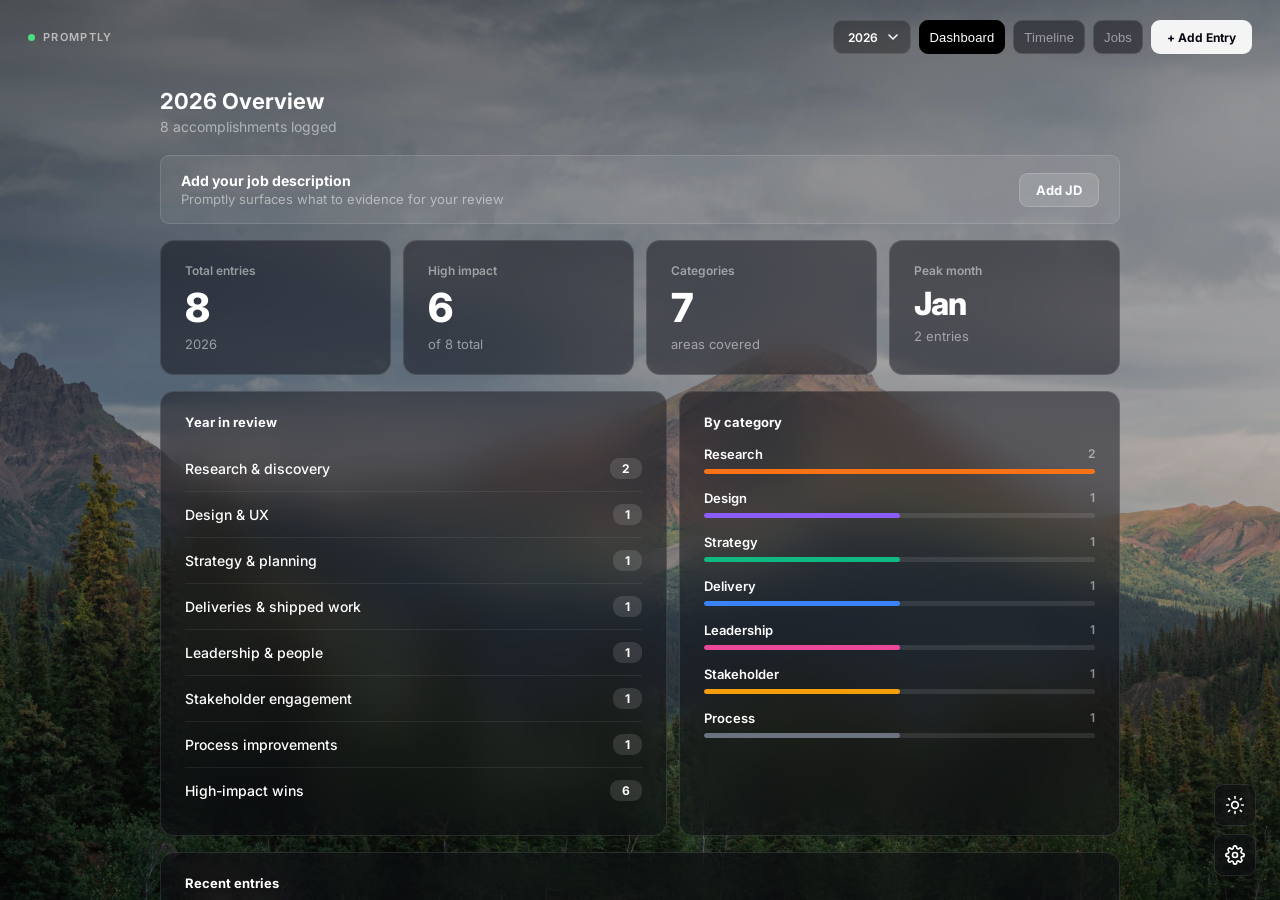
<file: index.html>
<!DOCTYPE html>
<html lang="en">
<head>
  <meta charset="UTF-8">
  <meta name="viewport" content="width=device-width, initial-scale=1.0">
  <title>Promptly</title>
  <link href="https://fonts.googleapis.com/css2?family=Inter:wght@300;400;500;600;700;800&display=swap" rel="stylesheet">
  <link rel="stylesheet" href="style.css">
</head>
<body>

<div id="bg"></div>

<!-- Top bar -->
<div class="topbar">
  <div class="logo">
    <div class="logo-dot"></div>
    Promptly
  </div>
  <div class="topbar-right">
    <select class="year-pill" id="yr" onchange="changeYear(this.value)">
      <option value="2023">2023</option>
      <option value="2024">2024</option>
      <option value="2025">2025</option>
      <option value="2026">2026</option>
      <option value="2027">2027</option>
    </select>
    <button class="icon-btn active" id="ibtn-dashboard" onclick="setView('dashboard')" title="Dashboard" style="font-size:13px;width:auto;padding:0 10px;letter-spacing:0.01em;">Dashboard</button>
    <button class="icon-btn" id="ibtn-timeline" onclick="setView('timeline')" title="Timeline" style="font-size:13px;width:auto;padding:0 10px;letter-spacing:0.01em;">Timeline</button>
    <button class="icon-btn" id="ibtn-jobs" onclick="setView('jobs')" title="Jobs" style="font-size:13px;width:auto;padding:0 10px;letter-spacing:0.01em;">Jobs</button>
    <button class="btn-add-entry" id="btn-add" onclick="openAddEntry()">+ Add Entry</button>
  </div>
</div>

<div id="app"></div>

<!-- Bottom-right controls -->
<div class="corner-btns">
  <button class="corner-btn" id="theme-btn" onclick="toggleTheme()" title="Toggle theme">
    <svg id="theme-icon-sun" xmlns="http://www.w3.org/2000/svg" width="20" height="20" viewBox="0 0 24 24" fill="none" stroke="currentColor" stroke-width="2" stroke-linecap="round" stroke-linejoin="round"><circle cx="12" cy="12" r="4"/><line x1="12" y1="2" x2="12" y2="4"/><line x1="12" y1="20" x2="12" y2="22"/><line x1="4.22" y1="4.22" x2="5.64" y2="5.64"/><line x1="18.36" y1="18.36" x2="19.78" y2="19.78"/><line x1="2" y1="12" x2="4" y2="12"/><line x1="20" y1="12" x2="22" y2="12"/><line x1="4.22" y1="19.78" x2="5.64" y2="18.36"/><line x1="18.36" y1="5.64" x2="19.78" y2="4.22"/></svg>
    <svg id="theme-icon-moon" xmlns="http://www.w3.org/2000/svg" width="20" height="20" viewBox="0 0 24 24" fill="none" stroke="currentColor" stroke-width="2" stroke-linecap="round" stroke-linejoin="round" style="display:none"><path d="M21 12.79A9 9 0 1 1 11.21 3 7 7 0 0 0 21 12.79z"/></svg>
  </button>
  <button class="corner-btn" onclick="openSettings()" title="Settings">
    <svg xmlns="http://www.w3.org/2000/svg" width="20" height="20" viewBox="0 0 24 24" fill="none" stroke="currentColor" stroke-width="2" stroke-linecap="round" stroke-linejoin="round"><circle cx="12" cy="12" r="3"/><path d="M19.4 15a1.65 1.65 0 0 0 .33 1.82l.06.06a2 2 0 0 1-2.83 2.83l-.06-.06a1.65 1.65 0 0 0-1.82-.33 1.65 1.65 0 0 0-1 1.51V21a2 2 0 0 1-4 0v-.09A1.65 1.65 0 0 0 9 19.4a1.65 1.65 0 0 0-1.82.33l-.06.06a2 2 0 0 1-2.83-2.83l.06-.06A1.65 1.65 0 0 0 4.68 15a1.65 1.65 0 0 0-1.51-1H3a2 2 0 0 1 0-4h.09A1.65 1.65 0 0 0 4.6 9a1.65 1.65 0 0 0-.33-1.82l-.06-.06a2 2 0 0 1 2.83-2.83l.06.06A1.65 1.65 0 0 0 9 4.68a1.65 1.65 0 0 0 1-1.51V3a2 2 0 0 1 4 0v.09a1.65 1.65 0 0 0 1 1.51 1.65 1.65 0 0 0 1.82-.33l.06-.06a2 2 0 0 1 2.83 2.83l-.06.06A1.65 1.65 0 0 0 19.4 9a1.65 1.65 0 0 0 1.51 1H21a2 2 0 0 1 0 4h-.09a1.65 1.65 0 0 0-1.51 1z"/></svg>
  </button>
</div>

<!-- Modal -->
<div class="overlay" id="overlay" onclick="handleOverlay(event)">
  <div class="modal" id="modal" onclick="event.stopPropagation()"></div>
</div>

<div class="toast" id="toast"></div>

<script src="script.js"></script>
</body>
</html>
</file>
<file: style.css>
:root {
  --glass: rgba(12, 12, 20, 0.48);
  --glass-light: rgba(255,255,255,0.07);
  --glass-border: rgba(255,255,255,0.11);
  --text: #ffffff;
  --text-muted: rgba(255,255,255,0.5);
  --text-dim: rgba(255,255,255,0.28);
  --accent: #4ade80;
  --blur: blur(22px);
  --ease: 150ms ease-out;
}

*, *::before, *::after { box-sizing: border-box; margin: 0; padding: 0; }

body {
  font-family: 'Inter', -apple-system, sans-serif;
  color: var(--text);
  height: 100vh;
  overflow: hidden;
}

/* ── BACKGROUND ── */
#bg {
  position: fixed;
  inset: 0;
  background-size: cover;
  background-position: center;
  transition: background-image .7s ease;
  z-index: 0;
}
#bg::after {
  content: '';
  position: absolute;
  inset: 0;
  background: rgba(0,0,0,.3);
}

/* ── TOP BAR ── */
.topbar {
  position: fixed;
  top: 0; left: 0; right: 0;
  display: flex;
  align-items: center;
  justify-content: space-between;
  padding: 20px 28px;
  z-index: 200;
}

.logo {
  display: flex;
  align-items: center;
  gap: 8px;
  font-size: 11px;
  font-weight: 600;
  letter-spacing: .12em;
  text-transform: uppercase;
  color: rgba(255,255,255,.6);
}
.logo-dot { width: 7px; height: 7px; border-radius: 50%; background: var(--accent); }

.topbar-right { display: flex; align-items: center; gap: 8px; }

.year-pill {
  height: 34px;
  padding: 0 32px 0 14px;
  background: rgba(0,0,0,0.32);
  backdrop-filter: var(--blur);
  -webkit-backdrop-filter: var(--blur);
  border: 1px solid var(--glass-border);
  border-radius: 9px;
  font-size: 12px;
  font-weight: 600;
  color: var(--text);
  cursor: pointer;
  appearance: none;
  font-family: 'Inter', sans-serif;
  background-image: url("data:image/svg+xml,%3Csvg xmlns='http://www.w3.org/2000/svg' width='10' height='6' viewBox='0 0 10 6'%3E%3Cpath d='M1 1l4 4 4-4' stroke='white' stroke-width='1.5' fill='none' stroke-linecap='round' stroke-linejoin='round'/%3E%3C/svg%3E");
  background-repeat: no-repeat;
  background-position: right 12px center;
}

.icon-btn {
  width: 34px; height: 34px;
  border-radius: 9px;
  background: var(--glass);
  backdrop-filter: var(--blur);
  -webkit-backdrop-filter: var(--blur);
  border: 1px solid var(--glass-border);
  display: flex;
  align-items: center;
  justify-content: center;
  cursor: pointer;
  color: var(--text-muted);
  font-size: 14px;
  transition: all var(--ease);
}
.icon-btn:hover { background: rgba(255,255,255,.1); color: var(--text); }
.icon-btn.active { background: #000; color: #fff; border-color: #000; }

.btn-add-entry {
  display: flex;
  align-items: center;
  gap: 6px;
  padding: 8px 16px;
  background: rgba(255,255,255,.92);
  color: #0a0a14;
  border-radius: 9px;
  height: 34px;
  font-size: 12px;
  font-weight: 700;
  cursor: pointer;
  border: none;
  font-family: 'Inter', sans-serif;
  transition: all var(--ease);
}
.btn-add-entry:hover { background: #fff; transform: translateY(-1px); }

/* ── SCROLL CONTAINER ── */
#app {
  position: relative;
  z-index: 10;
  height: 100vh;
  overflow-y: auto;
  overflow-x: hidden;
  padding: 88px 36px 80px;
  display: flex;
  flex-direction: column;
  align-items: center;
}

/* ── GLASS PANEL ── */
.gp {
  background: var(--glass);
  backdrop-filter: var(--blur);
  -webkit-backdrop-filter: var(--blur);
  border: 1px solid var(--glass-border);
  border-radius: 14px;
}

/* ── DASHBOARD ── */
.dashboard { width: 100%; max-width: 960px; display: flex; flex-direction: column; gap: 16px; }

.dash-heading { font-size: 22px; font-weight: 700; margin-bottom: 4px; }
.dash-sub { font-size: 14px; color: var(--text-muted); }

.stats-row { display: grid; grid-template-columns: repeat(4,1fr); gap: 12px; }
.stat-card { padding: 22px 24px; }
.stat-lbl { font-size: 12px; font-weight: 600; color: var(--text-muted); margin-bottom: 10px; }
.stat-val { font-size: 40px; font-weight: 800; letter-spacing: -.03em; line-height: 1; }
.stat-sub { font-size: 13px; color: var(--text-muted); margin-top: 8px; }

.two-col { display: grid; grid-template-columns: 1.15fr 1fr; gap: 12px; }
.panel-inner { padding: 22px 24px; }
.panel-title { font-size: 13px; font-weight: 700; margin-bottom: 16px; }

.sum-row { display: flex; align-items: center; justify-content: space-between; padding: 12px 0; border-bottom: 1px solid rgba(255,255,255,.07); }
.sum-row:last-child { border-bottom: none; }
.sum-label { font-size: 14px; font-weight: 500; }
.count-badge { font-size: 12px; font-weight: 700; padding: 3px 12px; border-radius: 9px; background: rgba(255,255,255,.12); }

.cat-bar { margin-bottom: 16px; }
.cat-bar:last-child { margin-bottom: 0; }
.cat-bar-top { display: flex; justify-content: space-between; margin-bottom: 7px; }
.cat-bar-name { font-size: 13px; font-weight: 600; }
.cat-bar-num { font-size: 12px; color: var(--text-muted); font-weight: 600; }
.bar-track { height: 5px; background: rgba(255,255,255,.1); border-radius: 9px; overflow: hidden; }
.bar-fill { height: 100%; border-radius: 9px; transition: width .7s cubic-bezier(.34,1.56,.64,1); }

.recent-row { display: flex; align-items: center; gap: 12px; padding: 12px 14px; border-radius: 9px; cursor: pointer; transition: background var(--ease); }
.recent-row:hover { background: rgba(255,255,255,.06); }
.r-date { font-size: 12px; color: var(--text-muted); font-weight: 600; min-width: 52px; }
.r-title { flex: 1; font-size: 14px; font-weight: 500; }

.jd-bar { display: flex; align-items: center; gap: 14px; padding: 16px 20px; border-radius: 9px; background: rgba(255,255,255,.07); border: 1px solid rgba(255,255,255,.12); }
.jd-bar-text { flex: 1; }
.jd-bar-title { font-size: 14px; font-weight: 700; }
.jd-bar-sub { font-size: 13px; color: var(--text-muted); margin-top: 2px; }
.jd-cta { height: 34px; padding: 0 16px; border-radius: 9px; background: rgba(255,255,255,.14); border: 1px solid rgba(255,255,255,.18); color: var(--text); font-size: 13px; font-weight: 700; cursor: pointer; flex-shrink: 0; font-family: 'Inter',sans-serif; transition: all var(--ease); }
.jd-cta:hover { background: rgba(255,255,255,.22); }

body.light .sum-row { border-bottom-color: rgba(0,0,0,0.07); }
body.light .count-badge { background: rgba(0,0,0,0.08); color: #1a1a2e; }
body.light .bar-track { background: rgba(0,0,0,0.08); }
body.light .recent-row:hover { background: rgba(0,0,0,0.04); }
body.light .jd-bar { background: rgba(0,0,0,0.04); border-color: rgba(0,0,0,0.10); }
body.light .jd-cta { background: rgba(0,0,0,0.08); border-color: rgba(0,0,0,0.12); color: #1a1a2e; }
body.light .jd-cta:hover { background: rgba(0,0,0,0.14); }

.chip-row { display: flex; flex-wrap: wrap; gap: 6px; margin-top: 10px; }
.chip { font-size: 11px; font-weight: 600; padding: 3px 10px; border-radius: 100px; background: rgba(139,92,246,.18); color: #a78bfa; }

/* ── TAGS ── */
.tag { font-size: 10px; font-weight: 700; padding: 2px 8px; border-radius: 100px; letter-spacing: .03em; white-space: nowrap; }
.tag-Research    { background: rgba(249,115,22,.2);  color: #fb923c; }
.tag-Design      { background: rgba(139,92,246,.2);  color: #a78bfa; }
.tag-Strategy    { background: rgba(16,185,129,.2);  color: #34d399; }
.tag-Delivery    { background: rgba(59,130,246,.2);  color: #60a5fa; }
.tag-Leadership  { background: rgba(236,72,153,.2);  color: #f472b6; }
.tag-Stakeholder { background: rgba(245,158,11,.2);  color: #fbbf24; }
.tag-Process     { background: rgba(107,114,128,.2); color: #9ca3af; }
.tag-Other       { background: rgba(250,204,21,.15); color: #fde047; }
.tag-High        { background: rgba(74,222,128,.15); color: #4ade80; }
.tag-Medium      { background: rgba(96,165,250,.15); color: #60a5fa; }
.tag-Low         { background: rgba(156,163,175,.15);color: #9ca3af; }

/* ── BOARD ── */
.board-wrap { width: 100%; display: flex; gap: 11px; overflow-x: auto; padding-bottom: 16px; height: calc(100vh - 130px); }
.board-col { min-width: 274px; max-width: 294px; display: flex; flex-direction: column; gap: 8px; flex-shrink: 0; }
.col-head { display: flex; align-items: center; justify-content: space-between; padding: 11px 16px; }
.col-head-l { display: flex; align-items: center; gap: 7px; }
.col-dot { width: 7px; height: 7px; border-radius: 50%; }
.col-name { font-size: 13px; font-weight: 700; }
.col-cnt { font-size: 11px; font-weight: 700; background: rgba(255,255,255,.09); color: var(--text-muted); padding: 2px 7px; border-radius: 100px; }
.board-card { padding: 15px 16px; cursor: pointer; transition: all var(--ease); }
.board-card:hover { background: rgba(18,18,30,.62); border-color: rgba(255,255,255,.2); transform: translateY(-1px); }
.bc-title { font-size: 15px; font-weight: 600; line-height: 1.4; margin-bottom: 8px; }
.bc-notes { font-size: 13px; color: var(--text-muted); line-height: 1.5; margin-bottom: 10px; display: -webkit-box; -webkit-line-clamp: 2; -webkit-box-orient: vertical; overflow: hidden; }
.bc-foot { display: flex; align-items: center; justify-content: space-between; }
.bc-date { font-size: 11px; color: var(--text-muted); font-weight: 600; }
.add-zone { padding: 13px; border-radius: 9px; border: 1.5px dashed rgba(255,255,255,.11); text-align: center; font-size: 13px; color: var(--text-dim); cursor: pointer; transition: all var(--ease); font-weight: 500; }
.add-zone:hover { border-color: rgba(255,255,255,.24); color: var(--text-muted); background: rgba(255,255,255,.03); }
.bc-labels { display: flex; flex-wrap: wrap; gap: 4px; margin-bottom: 9px; }
.label-pill { font-size: 10px; font-weight: 600; padding: 2px 8px; border-radius: 100px; background: rgba(255,255,255,.13); color: rgba(255,255,255,.85); letter-spacing: .02em; }
.label-pill-edit { display: inline-flex; align-items: center; gap: 4px; font-size: 11px; font-weight: 600; padding: 3px 8px 3px 10px; border-radius: 100px; background: rgba(255,255,255,.13); color: rgba(255,255,255,.85); }
.label-pill-edit button { background: none; border: none; color: rgba(255,255,255,.5); cursor: pointer; font-size: 13px; line-height: 1; padding: 0; display: flex; align-items: center; }
.label-pill-edit button:hover { color: #fff; }
.preset-label { padding: 5px 12px; border-radius: 100px; font-size: 11px; font-weight: 600; cursor: pointer; font-family: 'Inter',sans-serif; border: 1px solid rgba(255,255,255,.12); background: rgba(255,255,255,.06); color: rgba(255,255,255,.5); transition: all var(--ease); }
.preset-label.on { background: rgba(255,255,255,.18); border-color: rgba(255,255,255,.3); color: #fff; }

/* evidence */
.ev-tabs { display: flex; gap: 2px; background: rgba(255,255,255,.06); border-radius: 9px; padding: 3px; margin-bottom: 12px; }
.ev-tab { flex: 1; padding: 6px; border-radius: 7px; font-size: 12px; font-weight: 600; text-align: center; cursor: pointer; color: rgba(255,255,255,.45); border: none; background: none; font-family: 'Inter',sans-serif; transition: all var(--ease); }
.ev-tab.on { background: rgba(255,255,255,.14); color: #fff; }
.ev-link-row { display: flex; align-items: center; gap: 8px; padding: 8px 10px; border-radius: 8px; background: rgba(255,255,255,.05); border: 1px solid rgba(255,255,255,.07); margin-bottom: 6px; }
.ev-link-icon { font-size: 13px; flex-shrink: 0; opacity: .6; }
.ev-link-text { flex: 1; min-width: 0; }
.ev-link-label { font-size: 12px; font-weight: 600; white-space: nowrap; overflow: hidden; text-overflow: ellipsis; }
.ev-link-url { font-size: 11px; color: rgba(255,255,255,.4); white-space: nowrap; overflow: hidden; text-overflow: ellipsis; }
.ev-remove { background: none; border: none; color: rgba(255,255,255,.35); cursor: pointer; font-size: 15px; padding: 0; flex-shrink: 0; transition: color var(--ease); }
.ev-remove:hover { color: #f87171; }
.ev-img-grid { display: grid; grid-template-columns: repeat(3,1fr); gap: 8px; margin-bottom: 8px; }
.ev-img-thumb { position: relative; aspect-ratio: 16/10; border-radius: 8px; overflow: hidden; background: rgba(255,255,255,.06); border: 1px solid rgba(255,255,255,.08); }
.ev-img-thumb img { width: 100%; height: 100%; object-fit: cover; }
.ev-img-rm { position: absolute; top: 4px; right: 4px; width: 20px; height: 20px; border-radius: 50%; background: rgba(0,0,0,.6); border: none; color: #fff; font-size: 12px; cursor: pointer; display: flex; align-items: center; justify-content: center; }
.ev-upload { border: 1.5px dashed rgba(255,255,255,.14); border-radius: 9px; padding: 14px; text-align: center; cursor: pointer; transition: all var(--ease); }
.ev-upload:hover { border-color: rgba(255,255,255,.28); background: rgba(255,255,255,.03); }
.ev-upload-lbl { font-size: 12px; color: rgba(255,255,255,.4); margin-top: 4px; }

/* card evidence indicators */
.bc-evidence { display: flex; gap: 6px; margin-bottom: 7px; align-items: center; }
.ev-ind { font-size: 10px; font-weight: 600; color: rgba(255,255,255,.5); display: flex; align-items: center; gap: 3px; }
.bc-img-hero { width: calc(100% + 32px); margin: -15px -16px 12px; display: block; height: 140px; object-fit: cover; border-radius: 9px 9px 0 0; }

/* ── LIST ── */
.list-wrap { width: 100%; max-width: 900px; display: flex; flex-direction: column; gap: 10px; }
.list-month-group { overflow: hidden; }
.list-month-header { display: flex; align-items: center; gap: 10px; padding: 10px 20px 8px; }
.list-month-name { font-size: 11px; font-weight: 700; letter-spacing: .08em; text-transform: uppercase; color: var(--text-muted); }
.list-month-count { font-size: 10px; font-weight: 700; background: rgba(255,255,255,.09); color: var(--text-muted); padding: 2px 8px; border-radius: 100px; }
.list-head { display: grid; grid-template-columns: 64px 1fr 140px 100px 80px 28px; gap: 14px; padding: 8px 20px; border-bottom: 1px solid rgba(255,255,255,.06); }
.list-hcell { font-size: 10px; font-weight: 700; text-transform: uppercase; letter-spacing: .08em; color: var(--text-muted); }
.list-row { display: grid; grid-template-columns: 64px 1fr 140px 100px 80px 28px; gap: 14px; padding: 12px 20px; cursor: pointer; align-items: center; transition: background var(--ease); border-bottom: 1px solid rgba(255,255,255,.04); }
.list-row:last-child { border-bottom: none; }
.list-row:hover { background: rgba(255,255,255,.05); }
.l-date { font-size: 12px; color: var(--text-muted); font-weight: 600; }
.l-title { font-size: 13px; font-weight: 600; }
.l-note { font-size: 11px; color: var(--text-muted); margin-top: 2px; white-space: nowrap; overflow: hidden; text-overflow: ellipsis; }
.l-labels { display: flex; flex-wrap: wrap; gap: 4px; }
.l-evidence { display: flex; flex-direction: column; gap: 3px; }
.l-ev-ind { font-size: 10px; color: var(--text-muted); font-weight: 500; display: flex; align-items: center; gap: 3px; }

/* ── MODAL ── */
.overlay {
  position: fixed; inset: 0;
  background: rgba(0,0,0,.55);
  backdrop-filter: blur(6px);
  -webkit-backdrop-filter: blur(6px);
  display: flex; align-items: center; justify-content: center;
  z-index: 500;
  opacity: 0; pointer-events: none;
  transition: opacity 180ms ease;
}
.overlay.open { opacity: 1; pointer-events: all; }

.modal {
  background: #16161f;
  border: 1px solid rgba(255,255,255,.09);
  border-radius: 20px;
  padding: 28px;
  width: 100%; max-width: 480px;
  max-height: 88vh; overflow-y: auto;
  box-shadow: 0 32px 80px rgba(0,0,0,.55);
  transform: translateY(10px) scale(.98);
  transition: transform 220ms cubic-bezier(.34,1.2,.64,1);
}
.overlay.open .modal { transform: translateY(0) scale(1); }

.m-head { display: flex; align-items: center; justify-content: space-between; margin-bottom: 24px; }
.m-title { font-size: 18px; font-weight: 700; }
.m-x { width: 28px; height: 28px; border-radius: 7px; display: flex; align-items: center; justify-content: center; color: var(--text-muted); cursor: pointer; font-size: 15px; background: rgba(255,255,255,.07); border: none; font-family: 'Inter',sans-serif; transition: all var(--ease); }
.m-x:hover { background: rgba(255,255,255,.12); color: var(--text); }

.m-section { margin-bottom: 22px; }
.m-section-title { font-size: 10px; font-weight: 700; letter-spacing: .09em; text-transform: uppercase; color: var(--text-muted); margin-bottom: 11px; }

.fi {
  width: 100%;
  background: rgba(255,255,255,.06);
  border: 1px solid rgba(255,255,255,.1);
  border-radius: 10px;
  padding: 10px 13px;
  font-size: 14px; color: var(--text);
  font-family: 'Inter',sans-serif;
  transition: border-color var(--ease);
  resize: vertical;
}
.fi::placeholder { color: var(--text-muted); }
.fi:focus { outline: none; border-color: rgba(255,255,255,.3); }
.fi-label { font-size: 12px; font-weight: 600; color: var(--text-muted); margin-bottom: 7px; display: block; }
.fi-ta { min-height: 120px; line-height: 1.6; }

.f2col { display: grid; grid-template-columns: 1fr 1fr; gap: 12px; }
.fg { display: flex; flex-direction: column; gap: 6px; margin-bottom: 14px; }
.fg.s2 { grid-column: 1/-1; }

/* BG thumbs */
.bg-grid { display: grid; grid-template-columns: 1fr 1fr; gap: 9px; }
.bg-thumb { border-radius: 10px; overflow: hidden; cursor: pointer; border: 2px solid transparent; transition: all var(--ease); position: relative; }
.bg-thumb.active { border-color: #fff; }
.bg-thumb-img { height: 68px; background-size: cover; background-position: center; }
.bg-thumb-lbl { padding: 6px 10px; font-size: 11px; font-weight: 600; background: rgba(255,255,255,.07); }
.bg-check { position: absolute; top: 6px; right: 6px; width: 18px; height: 18px; border-radius: 50%; background: #fff; color: #16161f; display: flex; align-items: center; justify-content: center; font-size: 10px; font-weight: 800; }

/* Modal buttons */
.m-footer { display: flex; justify-content: flex-end; align-items: center; gap: 9px; margin-top: 6px; padding-top: 16px; border-top: 1px solid rgba(255,255,255,.07); }
.btn-ghost { padding: 9px 17px; border-radius: 9px; font-size: 13px; font-weight: 600; color: var(--text-muted); border: 1px solid rgba(255,255,255,.12); background: none; cursor: pointer; font-family: 'Inter',sans-serif; transition: all var(--ease); }
.btn-ghost:hover { color: var(--text); border-color: rgba(255,255,255,.25); }
.btn-save { padding: 9px 20px; border-radius: 9px; font-size: 13px; font-weight: 700; background: #fff; color: #16161f; border: none; cursor: pointer; font-family: 'Inter',sans-serif; transition: all var(--ease); }
.btn-save:hover { background: #f0f0f0; }
body.light .btn-save { background: #1a1a2e; color: #fff; }
body.light .btn-save:hover { background: #2d2d4e; }
.btn-del { padding: 9px 17px; border-radius: 9px; font-size: 13px; font-weight: 600; background: rgba(220,38,38,.18); color: #f87171; border: 1px solid rgba(220,38,38,.2); cursor: pointer; font-family: 'Inter',sans-serif; margin-right: auto; transition: all var(--ease); }
.btn-del:hover { background: rgba(220,38,38,.28); }
.btn-action { padding: 9px 15px; border-radius: 9px; font-size: 12px; font-weight: 600; background: rgba(255,255,255,.08); color: var(--text); border: 1px solid rgba(255,255,255,.11); cursor: pointer; font-family: 'Inter',sans-serif; transition: all var(--ease); }
.btn-action:hover { background: rgba(255,255,255,.13); }
.btn-save-jd { padding: 8px 16px; border-radius: 8px; font-size: 12px; font-weight: 700; background: rgba(255,255,255,.1); border: 1px solid rgba(255,255,255,.15); color: #fff; cursor: pointer; font-family: 'Inter',sans-serif; transition: all var(--ease); margin-top: 10px; }
.btn-save-jd:hover { background: rgba(255,255,255,.16); }
.btn-clear-all { padding: 9px 15px; border-radius: 9px; font-size: 12px; font-weight: 600; background: rgba(220,38,38,.15); color: #f87171; border: 1px solid rgba(220,38,38,.2); cursor: pointer; font-family: Inter,sans-serif; transition: all var(--ease); }
.btn-clear-all:hover { background: rgba(220,38,38,.25); }
.data-info { margin-top: 10px; font-size: 11px; color: var(--text-dim); }
body.light .btn-clear-all { background: rgba(220,38,38,.08); color: #cc0000; border-color: rgba(220,38,38,.25); }
body.light .data-info { color: #9b9bb8; }

/* Empty */
.empty { display: flex; flex-direction: column; align-items: center; justify-content: center; padding: 56px 20px; text-align: center; gap: 10px; }
.empty-icon { font-size: 30px; opacity: .45; }
.empty-title { font-size: 16px; font-weight: 700; }
.empty-desc { font-size: 13px; color: var(--text-muted); max-width: 240px; line-height: 1.65; }
.empty-btn { margin-top: 6px; padding: 9px 20px; border-radius: 100px; background: rgba(255,255,255,.12); border: 1px solid rgba(255,255,255,.18); color: #fff; font-family: 'Inter',sans-serif; font-size: 13px; font-weight: 700; cursor: pointer; transition: all var(--ease); }
.empty-btn:hover { background: rgba(255,255,255,.18); }

/* Toast */
.toast { position: fixed; bottom: 24px; right: 24px; background: rgba(12,12,20,.92); backdrop-filter: var(--blur); border: 1px solid rgba(255,255,255,.1); color: var(--text); padding: 10px 20px; border-radius: 10px; font-size: 13px; font-weight: 600; box-shadow: 0 8px 32px rgba(0,0,0,.4); transform: translateY(14px); opacity: 0; transition: all 240ms cubic-bezier(.34,1.2,.64,1); z-index: 2000; pointer-events: none; }
.toast.show { transform: translateY(0); opacity: 1; }

/* Scrollbar */
::-webkit-scrollbar { width: 4px; height: 4px; }
::-webkit-scrollbar-track { background: transparent; }
::-webkit-scrollbar-thumb { background: rgba(255,255,255,.14); border-radius: 2px; }

@keyframes fadeUp { from { opacity:0; transform:translateY(8px); } to { opacity:1; transform:translateY(0); } }
.fu { animation: fadeUp 260ms ease-out both; }
.fu:nth-child(1){animation-delay:0ms} .fu:nth-child(2){animation-delay:45ms} .fu:nth-child(3){animation-delay:90ms}
.fu:nth-child(4){animation-delay:135ms} .fu:nth-child(5){animation-delay:180ms} .fu:nth-child(6){animation-delay:225ms}
.fu:nth-child(7){animation-delay:270ms} .fu:nth-child(8){animation-delay:315ms}

select option { background: #16161f; color: #fff; }

/* ── CELEBRATION ── */
.celebrate-stage { position: fixed; inset: 0; pointer-events: none; z-index: 9999; overflow: hidden; }

@keyframes blobFly {
  0%   { opacity: 0; transform: translate(var(--sx), 90vh) scale(0.3); }
  10%  { opacity: 1; }
  24%  { transform: translate(0, 0) scale(1.08); }
  30%  { transform: translate(0, 0) scale(0.94); }
  36%  { transform: translate(0, 0) scale(1); }
  44%  { transform: translate(0, -18px) scale(1.05); }
  52%  { transform: translate(0, 0) scale(1); }
  60%  { transform: translate(0, -14px) scale(1.03); }
  68%  { transform: translate(0, 0) scale(1); }
  74%  { transform: translate(0, 0) scale(1); }
  88%  { transform: translate(0, -8px) scale(4.2); opacity: 1; }
  94%  { transform: translate(0, -8px) scale(4.6); opacity: 1; }
  100% { transform: translate(0, -8px) scale(0.08); opacity: 0; }
}
@keyframes confettiPop {
  0%   { transform: translate(-50%,-50%) rotate(0deg) scale(1); opacity: 1; }
  100% { transform: translate(calc(-50% + var(--dx)), calc(-50% + var(--dy))) rotate(var(--rot)) scale(0.1); opacity: 0; }
}
@keyframes congratsIn {
  0%   { opacity: 0; transform: translate(-50%,-50%) scale(0.75); }
  12%  { opacity: 1; transform: translate(-50%,-50%) scale(1.04); }
  18%  { transform: translate(-50%,-50%) scale(1); }
  82%  { opacity: 1; transform: translate(-50%,-50%) scale(1); }
  100% { opacity: 0; transform: translate(-50%,-50%) scale(0.94); }
}

.blob-item { position: absolute; top: var(--ty); left: var(--tx); animation: blobFly 4.4s cubic-bezier(.4,0,.3,1) forwards; }
.conf-particle { position: absolute; top: 50%; left: 50%; animation: confettiPop 1.8s cubic-bezier(.2,.8,.3,1) forwards; }
.congrats-popup {
  position: absolute; top: 50%; left: 50%;
  background: rgba(12,12,20,0.60); backdrop-filter: blur(24px); -webkit-backdrop-filter: blur(24px);
  border: 1px solid rgba(255,255,255,0.22); border-radius: 16px;
  padding: 28px 52px; text-align: center; white-space: nowrap;
  animation: congratsIn 5s ease forwards;
}
body.light .congrats-popup { background: rgba(255,255,255,0.80); border-color: rgba(0,0,0,0.12); }
.congrats-title { font-size: 22px; font-weight: 800; color: #fff; letter-spacing: -0.02em; }
body.light .congrats-title { color: #1a1a2e; }
.congrats-sub { font-size: 14px; color: rgba(255,255,255,0.6); margin-top: 5px; font-weight: 500; }
body.light .congrats-sub { color: #6b6b8a; }

.corner-btns {
  position: fixed;
  bottom: 24px;
  right: 24px;
  display: flex;
  flex-direction: column;
  gap: 8px;
  z-index: 90;
}
.corner-btn {
  display: flex;
  align-items: center;
  justify-content: center;
  width: 42px;
  height: 42px;
  padding: 0;
  border-radius: 9px;
  border: 1px solid var(--glass-border);
  background: var(--glass);
  backdrop-filter: var(--blur);
  -webkit-backdrop-filter: var(--blur);
  color: var(--text);
  font-size: 14px;
  font-family: 'Inter', sans-serif;
  font-weight: 600;
  cursor: pointer;
  transition: all var(--ease);
  white-space: nowrap;
}
.corner-btn:hover { background: rgba(255,255,255,.14); }
body.light .corner-btn { background: rgba(255,255,255,0.72); border-color: rgba(0,0,0,0.10); color: #1a1a2e; }
body.light .corner-btn:hover { background: rgba(255,255,255,0.90); }

.timeline-toggle {
  display: flex;
  gap: 4px;
  padding: 8px 24px 0;
}
.tl-btn {
  height: 34px;
  padding: 0 14px;
  border-radius: 9px;
  border: 1px solid var(--glass-border);
  background: var(--glass);
  backdrop-filter: var(--blur);
  -webkit-backdrop-filter: var(--blur);
  color: var(--text-muted);
  font-size: 13px;
  font-family: 'Inter', sans-serif;
  font-weight: 600;
  cursor: pointer;
  transition: all var(--ease);
}
.tl-btn:hover { background: rgba(255,255,255,.1); color: var(--text); }
.tl-btn.active { background: rgba(255,255,255,.14); color: var(--text); border-color: rgba(255,255,255,.22); }

/* ── LIGHT MODE ── */
body.light { --glass: rgba(255,255,255,0.72); --glass-border: rgba(0,0,0,0.10); --text: #1a1a2e; --text-muted: #3a3a5c; --text-dim: #6b6b8a; }

body.light #bg::after { background: rgba(255,255,255,0.18); }

body.light .topbar { background: transparent; border-bottom-color: transparent; backdrop-filter: none; -webkit-backdrop-filter: none; }
body.light .logo { color: #1a1a2e; }
body.light .logo-dot { background: #6c63ff; }
body.light .icon-btn { color: #3a3a5c; }
body.light .icon-btn:hover,
body.light .icon-btn.active { background: #fff; color: #1a1a2e; border-color: #fff; }
body.light .year-pill { background: rgba(255,255,255,0.60); color: #1a1a2e; border-color: rgba(0,0,0,0.12); background-image: url("data:image/svg+xml,%3Csvg xmlns='http://www.w3.org/2000/svg' width='10' height='6' viewBox='0 0 10 6'%3E%3Cpath d='M1 1l4 4 4-4' stroke='%231a1a2e' stroke-width='1.5' fill='none' stroke-linecap='round' stroke-linejoin='round'/%3E%3C/svg%3E"); background-repeat: no-repeat; background-position: right 12px center; }
body.light select option { background: #fff; color: #1a1a2e; }
body.light .btn-add-entry { background: rgba(0,0,0,0.80); color: #fff; }
body.light .btn-add-entry:hover { background: #1a1a2e; }

body.light .gp { background: rgba(255,255,255,0.78); border-color: rgba(0,0,0,0.10); }

body.light .dash-heading { color: #1a1a2e; }
body.light .dash-sub { color: #6b6b8a; }
body.light .stat-lbl { color: #6b6b8a; }
body.light .stat-val { color: #1a1a2e; }
body.light .stat-sub { color: #6b6b8a; }
body.light .panel-title { color: #1a1a2e; }
body.light .sum-label { color: #1a1a2e; }
body.light .cat-bar-name { color: #1a1a2e; }
body.light .cat-bar-num { color: #6b6b8a; }
body.light .bar-track { background: rgba(0,0,0,0.08); }
body.light .r-title { color: #1a1a2e; }
body.light .r-date { color: #6b6b8a; }
body.light .dash-section-title { color: #1a1a2e; }

body.light .board-col { background: transparent; border-color: transparent; }
body.light .col-head { background: rgba(255,255,255,0.85); color: #1a1a2e; border-color: rgba(0,0,0,0.08); }
body.light .col-count { background: rgba(0,0,0,0.08); color: #3a3a5c; }
body.light .board-card { background: rgba(255,255,255,0.90); border-color: rgba(0,0,0,0.08); }
body.light .board-card:hover { background: #fff; border-color: rgba(0,0,0,0.18); }
body.light .bc-title { color: #1a1a2e; }
body.light .bc-notes { color: #6b6b8a; }
body.light .bc-date { color: #6b6b8a; }
body.light .add-zone { color: #3a3a5c; background: rgba(255,255,255,0.60); }
body.light .add-zone:hover { background: rgba(255,255,255,0.80); color: #1a1a2e; }

body.light .list-month-group { background: rgba(255,255,255,0.78); border-color: rgba(0,0,0,0.08); }
body.light .list-month-head { color: #1a1a2e; border-color: rgba(0,0,0,0.08); }
body.light .list-table th { color: #6b6b8a; border-color: rgba(0,0,0,0.08); }
body.light .list-table td { color: #1a1a2e; border-color: rgba(0,0,0,0.06); }
body.light .list-table tr:hover td { background: rgba(0,0,0,0.03); }

body.light .overlay { background: rgba(0,0,0,0.35); }
body.light .modal { background: #fff; border-color: rgba(0,0,0,0.10); color: #1a1a2e; }
body.light .modal h2 { color: #1a1a2e; }
body.light .modal label { color: #3a3a5c; }
body.light .modal input,
body.light .modal textarea,
body.light .modal select { background: rgba(0,0,0,0.05); border-color: rgba(0,0,0,0.12); color: #1a1a2e; }
body.light .modal input::placeholder,
body.light .modal textarea::placeholder { color: #9b9bb8; }
body.light .modal input:focus,
body.light .modal textarea:focus,
body.light .modal select:focus { border-color: rgba(0,0,0,0.30); background: rgba(0,0,0,0.04); }
body.light .ev-tabs { background: #e8e8f0; }
body.light .ev-tab { color: #6b6b8a; }
body.light .ev-tab.on { background: #fff; color: #1a1a2e; }
body.light .ev-link-row { background: #f0f0f8; border-color: #d0d0e0; }
body.light .ev-link-label { color: #1a1a2e; }
body.light .ev-link-url { color: #6b6b8a; }
body.light .ev-link-row a { color: #3535aa; }
body.light .ev-img-thumb { background: #e8e8f0; border-color: #c8c8d8; }
body.light .ev-upload { border-color: #a0a0b8; background: #f4f4fa; }
body.light .ev-upload:hover { border-color: #6b6b8a; background: #ebebf5; }
body.light .ev-upload-lbl { color: #6b6b8a; }
body.light .rm-btn { color: #6b6b8a; }
body.light .rm-btn:hover { color: #cc0000; }
body.light .ev-img-grid img { border-color: rgba(0,0,0,0.10); }
body.light .label-input-wrap { background: rgba(0,0,0,0.05); border-color: rgba(0,0,0,0.12); }
body.light .label-pill { background: rgba(0,0,0,0.10); color: #1a1a2e; }
body.light .label-pill .rm-lbl { color: #6b6b8a; }
body.light .label-pill-edit { background: rgba(0,0,0,0.10); color: #1a1a2e; }
body.light .label-pill-edit button { color: #6b6b8a; }
body.light .label-pill-edit button:hover { color: #1a1a2e; }
body.light .impact-opts button { background: rgba(0,0,0,0.05); color: #3a3a5c; border-color: rgba(0,0,0,0.10); }
body.light .impact-opts button.sel { background: #1a1a2e; color: #fff; border-color: #1a1a2e; }
body.light .btn { background: #1a1a2e; color: #fff; }
body.light .btn:hover { background: #2d2d4e; }
body.light .btn-ghost { background: transparent; color: #3a3a5c; border-color: rgba(0,0,0,0.15); }
body.light .btn-ghost:hover { background: rgba(0,0,0,0.05); }
body.light .btn-danger { background: #cc0000; }

body.light .bg-grid-thumb { border-color: rgba(0,0,0,0.10); }
body.light .bg-grid-thumb:hover { border-color: rgba(0,0,0,0.35); }
body.light .bg-grid-thumb.selected { border-color: #3535aa; }
.bg-tab { height: 34px; padding: 0 16px; border-radius: 9px; border: 1px solid rgba(255,255,255,.18); background: rgba(255,255,255,.08); color: rgba(255,255,255,.5); font-size: 13px; font-weight: 700; cursor: pointer; font-family: Inter,sans-serif; text-transform: capitalize; transition: all .15s ease; }
.bg-tab.active { background: rgba(255,255,255,.2); border-color: rgba(255,255,255,.35); color: #fff; }
body.light .bg-tab { background: rgba(0,0,0,0.06); border-color: rgba(0,0,0,0.12); color: #6b6b8a; }
body.light .bg-tab.active { background: #1a1a2e; border-color: #1a1a2e; color: #fff; }
body.light .bg-label { color: #1a1a2e; }
body.light .m-section-title { color: #6b6b8a; }
body.light .chip { background: rgba(0,0,0,0.07); color: #3a3a5c; }
body.light .btn-save-jd { background: #1a1a2e; border-color: #1a1a2e; color: #fff; }
body.light .btn-save-jd:hover { background: #2d2d4e; }
body.light .btn-action { background: rgba(0,0,0,0.07); border-color: rgba(0,0,0,0.12); color: #1a1a2e; }
body.light .btn-action:hover { background: rgba(0,0,0,0.12); }

body.light .tl-btn { color: #3a3a5c; background: rgba(255,255,255,0.60); border-color: rgba(0,0,0,0.10); }
body.light .tl-btn:hover { background: rgba(255,255,255,0.80); color: #1a1a2e; }
body.light .tl-btn.active { background: rgba(255,255,255,0.90); color: #1a1a2e; border-color: rgba(0,0,0,0.20); }

body.light .toast { background: rgba(0,0,0,0.80); color: #fff; }
body.light ::-webkit-scrollbar-thumb { background: rgba(0,0,0,0.16); }

body.light .tag-low    { background: rgba(16,185,129,.15);  color: #047857; }
body.light .tag-medium { background: rgba(245,158,11,.15);  color: #92400e; }
body.light .tag-high   { background: rgba(239,68,68,.15);   color: #991b1b; }

/* ══════════════════════════════════════════════════════════
   JOBS
   ══════════════════════════════════════════════════════════ */

/* dashboard summary */
.job-sum-head { display: flex; align-items: center; justify-content: space-between; margin-bottom: 16px; }
.job-sum-link { background: none; border: none; color: var(--text-muted); font-family: 'Inter',sans-serif; font-size: 12px; font-weight: 700; cursor: pointer; transition: color var(--ease); }
.job-sum-link:hover { color: var(--text); }
.job-sum-grid { display: grid; grid-template-columns: repeat(4,1fr); gap: 12px; }
.job-sum-cell { padding: 4px 0; }
.job-sum-val { font-size: 30px; font-weight: 800; letter-spacing: -.03em; line-height: 1; }
.job-sum-val.hot { color: #fbbf24; }
.job-sum-lbl { font-size: 12px; color: var(--text-muted); margin-top: 7px; }
body.light .job-sum-val { color: #1a1a2e; }
body.light .job-sum-val.hot { color: #b45309; }
body.light .job-sum-lbl { color: #6b6b8a; }

/* job card */
.job-card { padding: 14px 16px; }
.jc-company { font-size: 15px; font-weight: 700; line-height: 1.3; }
.jc-role { font-size: 13px; font-weight: 500; color: var(--text-muted); margin-top: 2px; }
.jc-meta { font-size: 11px; color: var(--text-dim); margin-top: 6px; font-weight: 500; }
.jc-stages { margin-top: 11px; }
.jc-stage-track { height: 4px; background: rgba(255,255,255,.1); border-radius: 9px; overflow: hidden; }
.jc-stage-fill { height: 100%; background: #fbbf24; border-radius: 9px; transition: width .5s ease; }
.jc-stage-lbl { display: block; font-size: 10px; color: var(--text-muted); margin-top: 6px; font-weight: 600; }
.jc-foot { display: flex; align-items: center; justify-content: space-between; margin-top: 12px; min-height: 18px; gap: 8px; }
.jc-foot-right { display: flex; gap: 8px; align-items: center; }
.jc-ind { font-size: 10px; font-weight: 700; color: var(--text-muted); white-space: nowrap; }
body.light .jc-company { color: #1a1a2e; }
body.light .jc-role { color: #3a3a5c; }
body.light .jc-meta { color: #6b6b8a; }
body.light .jc-stage-track { background: rgba(0,0,0,.08); }

/* follow-up badges */
.jf-badge { font-size: 10px; font-weight: 700; padding: 2px 8px; border-radius: 100px; letter-spacing: .02em; white-space: nowrap; }
.jf-sent { background: rgba(74,222,128,.16); color: #4ade80; }
.jf-due  { background: rgba(248,113,113,.16); color: #f87171; }
.jf-soon { background: rgba(96,165,250,.16); color: #60a5fa; }
body.light .jf-sent { background: rgba(16,185,129,.15); color: #047857; }
body.light .jf-due  { background: rgba(239,68,68,.15);  color: #991b1b; }
body.light .jf-soon { background: rgba(59,130,246,.15); color: #1e40af; }

/* editor rows (stages + contacts) */
.je-row { display: flex; align-items: center; gap: 6px; margin-bottom: 6px; }
.je-row-contact { flex-wrap: wrap; }
.je-input { padding: 8px 11px; font-size: 13px; flex: 1; min-width: 0; }
.je-date { padding: 8px 10px; font-size: 12px; width: 130px; flex-shrink: 0; }
.je-check { width: 17px; height: 17px; flex-shrink: 0; accent-color: #4ade80; cursor: pointer; }
.je-rm { width: 26px; height: 26px; flex-shrink: 0; border-radius: 7px; background: rgba(255,255,255,.06); border: none; color: var(--text-muted); font-size: 15px; cursor: pointer; transition: all var(--ease); }
.je-rm:hover { background: rgba(248,113,113,.18); color: #f87171; }
.je-presets { display: flex; flex-wrap: wrap; gap: 5px; margin-top: 8px; }
.je-preset { padding: 5px 11px; border-radius: 100px; font-size: 11px; font-weight: 600; cursor: pointer; font-family: 'Inter',sans-serif; border: 1px solid rgba(255,255,255,.12); background: rgba(255,255,255,.06); color: var(--text-muted); transition: all var(--ease); }
.je-preset:hover { background: rgba(255,255,255,.14); color: var(--text); }
.je-preset-custom { border-style: dashed; }
body.light .je-rm { background: rgba(0,0,0,.05); }
body.light .je-rm:hover { background: rgba(239,68,68,.14); color: #cc0000; }
body.light .je-preset { background: rgba(0,0,0,.05); border-color: rgba(0,0,0,.12); color: #3a3a5c; }
body.light .je-preset:hover { background: rgba(0,0,0,.10); color: #1a1a2e; }

/* follow-up controls */
.jb-followup { display: flex; align-items: center; gap: 18px; flex-wrap: wrap; }
.jb-check { display: flex; align-items: center; gap: 8px; font-size: 13px; font-weight: 500; cursor: pointer; }
.jb-check input { width: 17px; height: 17px; accent-color: #4ade80; cursor: pointer; }
.jb-fdate { display: flex; align-items: center; gap: 8px; }
.jb-fdate-lbl { font-size: 12px; color: var(--text-muted); font-weight: 600; }

/* outreach / drafting */
.draft-btns { display: flex; flex-wrap: wrap; gap: 6px; margin-bottom: 4px; }
.draft-btn { padding: 7px 13px; border-radius: 9px; font-size: 12px; font-weight: 600; cursor: pointer; font-family: 'Inter',sans-serif; border: 1px solid rgba(255,255,255,.12); background: rgba(255,255,255,.06); color: var(--text); transition: all var(--ease); }
.draft-btn:hover { background: rgba(255,255,255,.14); }
body.light .draft-btn { background: rgba(0,0,0,.05); border-color: rgba(0,0,0,.12); color: #1a1a2e; }
body.light .draft-btn:hover { background: rgba(0,0,0,.10); }

.draft-card { margin-top: 10px; padding: 14px; border-radius: 12px; background: rgba(255,255,255,.04); border: 1px solid rgba(255,255,255,.1); display: flex; flex-direction: column; gap: 8px; }
.draft-card-head { display: flex; align-items: center; justify-content: space-between; }
.draft-tag { font-size: 10px; font-weight: 700; text-transform: uppercase; letter-spacing: .07em; color: var(--text-muted); }
.draft-close { background: none; border: none; color: var(--text-muted); font-size: 16px; cursor: pointer; line-height: 1; }
.draft-close:hover { color: #f87171; }
.draft-actions { display: flex; gap: 8px; align-items: center; margin-top: 2px; }
.draft-log { margin-left: auto; padding: 9px 15px; border-radius: 9px; font-size: 12px; font-weight: 700; background: rgba(74,222,128,.16); border: 1px solid rgba(74,222,128,.25); color: #4ade80; cursor: pointer; font-family: 'Inter',sans-serif; transition: all var(--ease); }
.draft-log:hover { background: rgba(74,222,128,.24); }
body.light .draft-card { background: rgba(0,0,0,.03); border-color: rgba(0,0,0,.1); }
body.light .draft-log { background: rgba(16,185,129,.14); border-color: rgba(16,185,129,.3); color: #047857; }

/* sent log */
.email-log-title { font-size: 10px; font-weight: 700; text-transform: uppercase; letter-spacing: .08em; color: var(--text-muted); margin: 14px 0 8px; }
.email-log-row { display: flex; align-items: center; gap: 10px; padding: 7px 0; border-bottom: 1px solid rgba(255,255,255,.06); }
.email-log-row:last-child { border-bottom: none; }
.email-log-type { font-size: 10px; font-weight: 700; padding: 2px 8px; border-radius: 100px; background: rgba(255,255,255,.1); color: var(--text-muted); white-space: nowrap; }
.email-log-subj { flex: 1; font-size: 12px; font-weight: 500; white-space: nowrap; overflow: hidden; text-overflow: ellipsis; }
.email-log-date { font-size: 11px; color: var(--text-muted); font-weight: 600; white-space: nowrap; }
body.light .email-log-row { border-bottom-color: rgba(0,0,0,.06); }
body.light .email-log-type { background: rgba(0,0,0,.08); color: #3a3a5c; }
</file>
